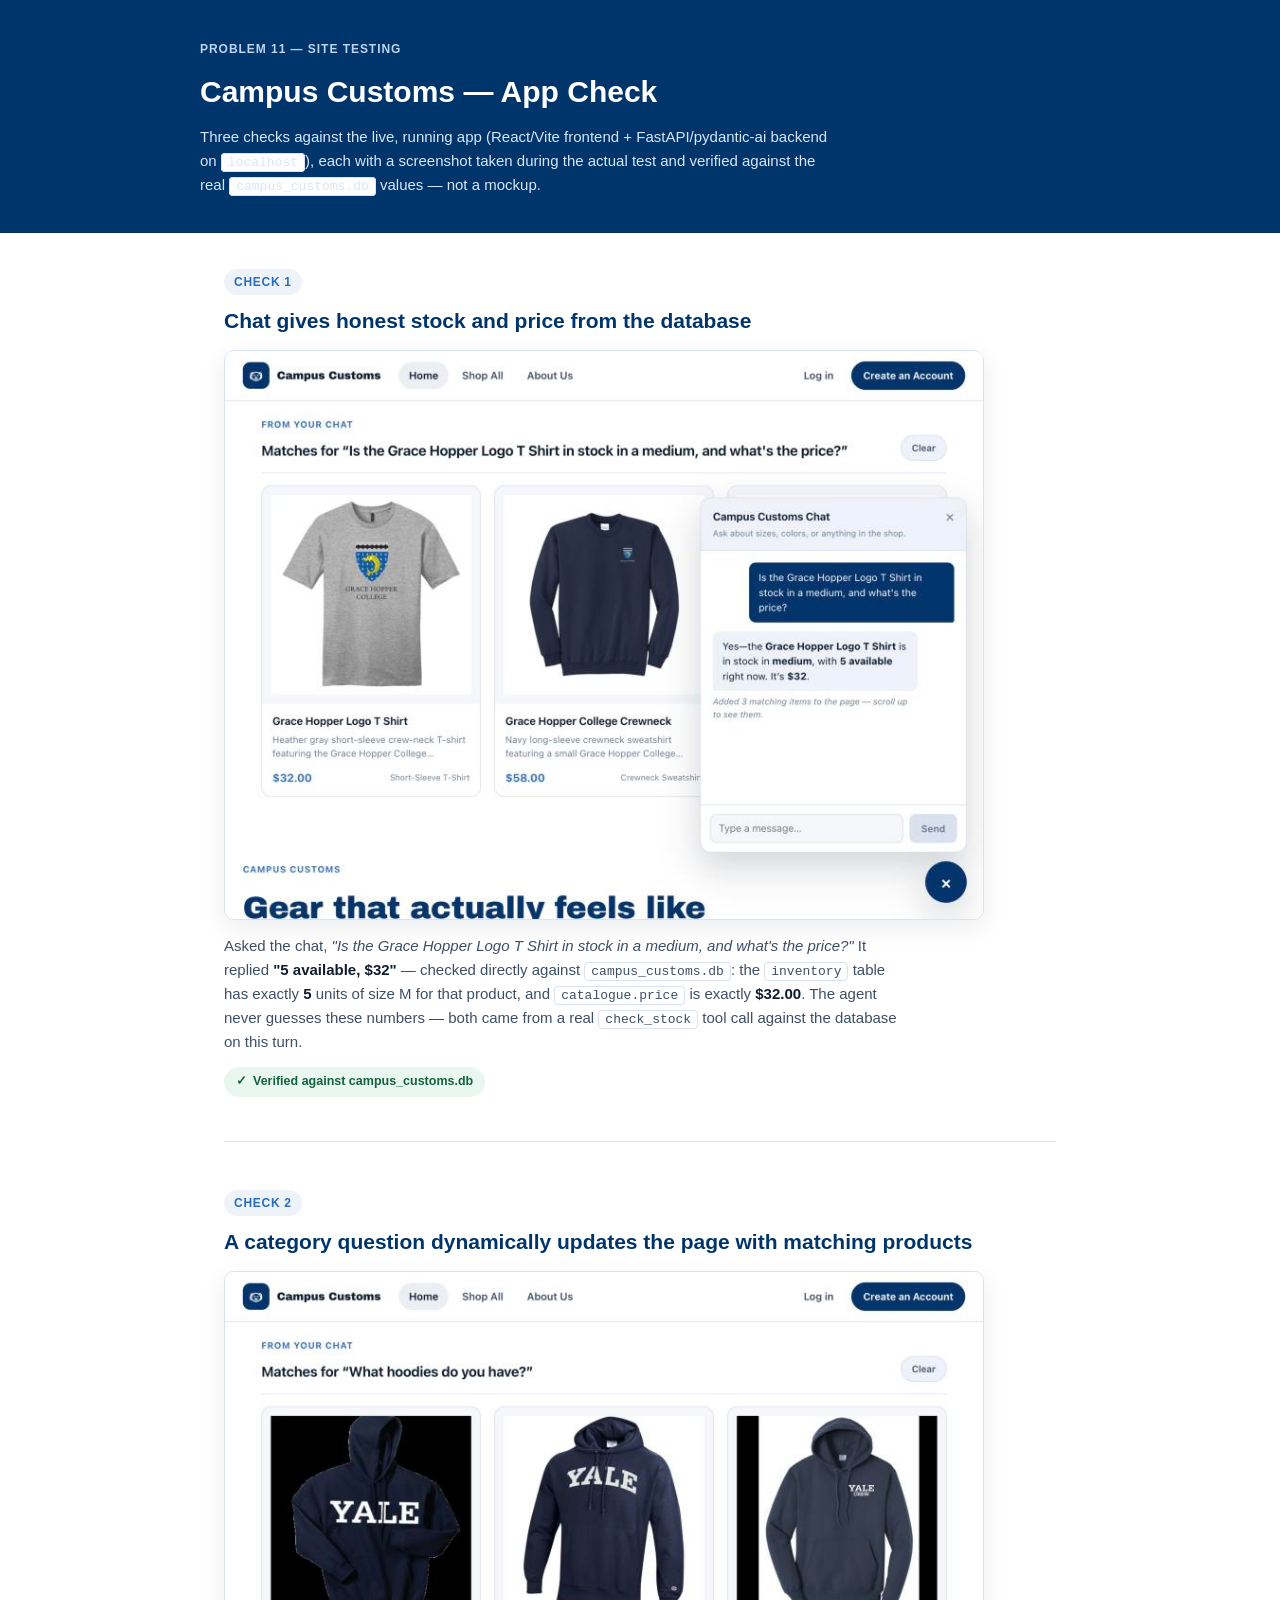
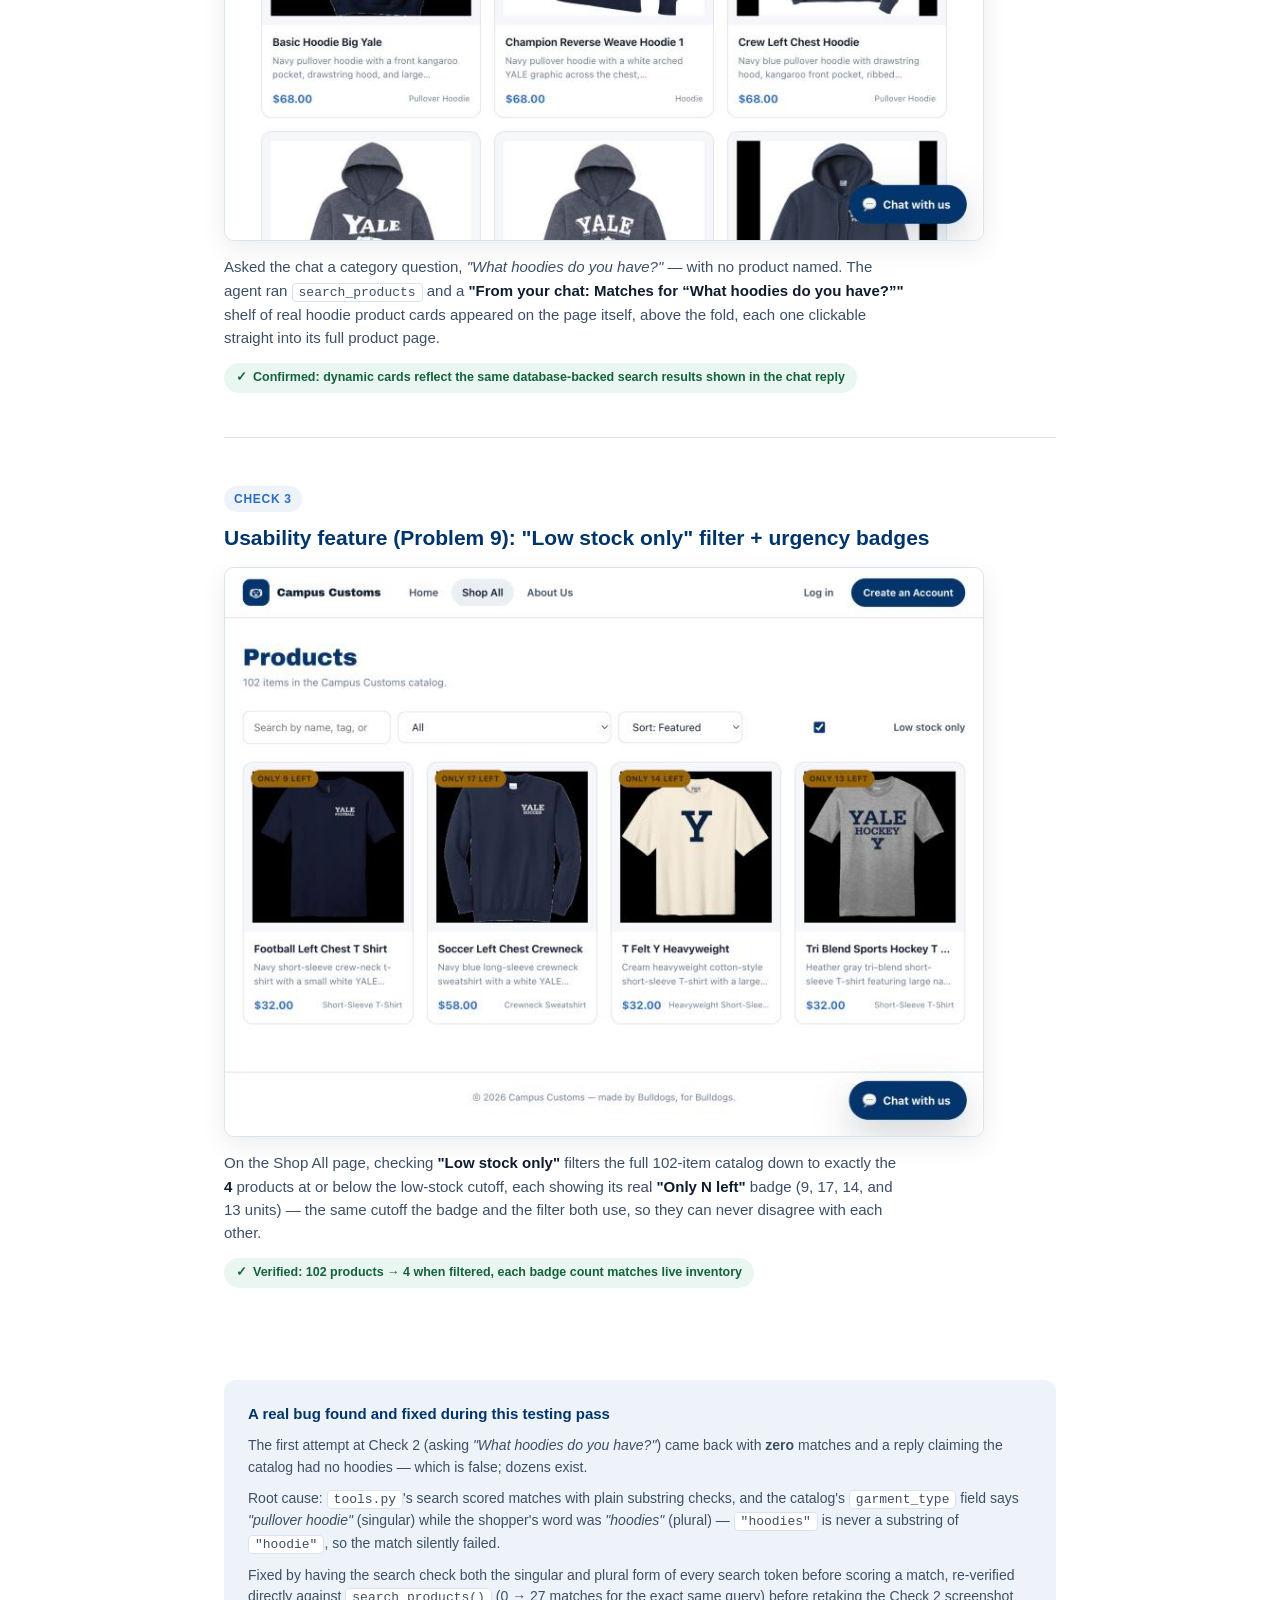
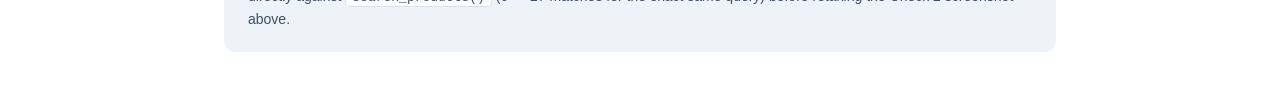
<file: output/app_check.html>
<!doctype html>
<html lang="en">
<head>
<meta charset="UTF-8" />
<meta name="viewport" content="width=device-width, initial-scale=1.0" />
<title>Campus Customs — App Check (Problem 11)</title>
<style>
  :root {
    --yale-blue: #00356b;
    --yale-blue-light: #286dc0;
    --ink: #0f1c2e;
    --ink-soft: #3d4f66;
    --ink-faint: #6b7d94;
    --line: #d9e2ee;
    --surface-raised: #eef3f9;
    --ok-bg: #eaf6f0;
    --ok-text: #14633f;
  }
  * { box-sizing: border-box; }
  body {
    margin: 0;
    font-family: -apple-system, "Segoe UI", Inter, Roboto, sans-serif;
    color: var(--ink);
    background: #ffffff;
    line-height: 1.55;
  }
  header.page-head {
    background: var(--yale-blue);
    color: #fff;
    padding: 36px 24px;
  }
  header.page-head .inner {
    max-width: 880px;
    margin: 0 auto;
  }
  header.page-head .eyebrow {
    font-size: 12px;
    font-weight: 700;
    letter-spacing: 0.08em;
    text-transform: uppercase;
    color: #bcd4ef;
  }
  header.page-head h1 {
    margin: 8px 0 10px;
    font-size: 30px;
  }
  header.page-head p {
    margin: 0;
    color: #d7e6f7;
    font-size: 15px;
    max-width: 640px;
  }
  main {
    max-width: 880px;
    margin: 0 auto;
    padding: 36px 24px 60px;
  }
  .check {
    margin-bottom: 48px;
    padding-bottom: 44px;
    border-bottom: 1px solid var(--line);
  }
  .check:last-of-type {
    border-bottom: none;
  }
  .check__label {
    display: inline-block;
    font-size: 12px;
    font-weight: 700;
    letter-spacing: 0.06em;
    text-transform: uppercase;
    color: var(--yale-blue-light);
    background: var(--surface-raised);
    padding: 4px 10px;
    border-radius: 999px;
    margin-bottom: 10px;
  }
  .check h2 {
    margin: 0 0 12px;
    font-size: 21px;
    color: var(--yale-blue);
  }
  .check p.caption {
    margin: 14px 0 0;
    font-size: 15px;
    color: var(--ink-soft);
    max-width: 680px;
  }
  .check p.caption strong {
    color: var(--ink);
  }
  .screenshot {
    display: block;
    width: 100%;
    max-width: 760px;
    border: 1px solid var(--line);
    border-radius: 10px;
    box-shadow: 0 8px 24px rgba(15, 28, 46, 0.08);
  }
  .verified {
    display: inline-flex;
    align-items: center;
    gap: 6px;
    margin-top: 14px;
    padding: 5px 12px;
    font-size: 12.5px;
    font-weight: 650;
    color: var(--ok-text);
    background: var(--ok-bg);
    border-radius: 999px;
  }
  .verified::before {
    content: "✓";
    font-weight: 800;
  }
  .notes {
    margin-top: 48px;
    padding: 22px 24px;
    background: var(--surface-raised);
    border-radius: 12px;
  }
  .notes h3 {
    margin: 0 0 10px;
    font-size: 15px;
    color: var(--yale-blue);
  }
  .notes p {
    margin: 0 0 10px;
    font-size: 14px;
    color: var(--ink-soft);
  }
  .notes p:last-child {
    margin-bottom: 0;
  }
  code {
    background: #fff;
    border: 1px solid var(--line);
    border-radius: 4px;
    padding: 1px 6px;
    font-size: 13px;
  }
</style>
</head>
<body>

<header class="page-head">
  <div class="inner">
    <span class="eyebrow">Problem 11 — Site Testing</span>
    <h1>Campus Customs — App Check</h1>
    <p>
      Three checks against the live, running app (React/Vite frontend +
      FastAPI/pydantic-ai backend on <code>localhost</code>), each with a
      screenshot taken during the actual test and verified against the real
      <code>campus_customs.db</code> values — not a mockup.
    </p>
  </div>
</header>

<main>

  <section class="check">
    <span class="check__label">Check 1</span>
    <h2>Chat gives honest stock and price from the database</h2>
    <img
      class="screenshot"
      src="app_check_images/inventory.jpg"
      alt="Chat panel showing an honest stock and price answer for the Grace Hopper Logo T Shirt"
    />
    <p class="caption">
      Asked the chat, <em>"Is the Grace Hopper Logo T Shirt in stock in a
      medium, and what's the price?"</em> It replied <strong>"5 available,
      $32"</strong> — checked directly against <code>campus_customs.db</code>:
      the <code>inventory</code> table has exactly <strong>5</strong> units of
      size M for that product, and <code>catalogue.price</code> is exactly
      <strong>$32.00</strong>. The agent never guesses these numbers — both
      came from a real <code>check_stock</code> tool call against the
      database on this turn.
    </p>
    <span class="verified">Verified against campus_customs.db</span>
  </section>

  <section class="check">
    <span class="check__label">Check 2</span>
    <h2>A category question dynamically updates the page with matching products</h2>
    <img
      class="screenshot"
      src="app_check_images/dynamic-search.jpg"
      alt="Product cards for Yale hoodies appearing on the page after asking the chat a category question"
    />
    <p class="caption">
      Asked the chat a category question, <em>"What hoodies do you have?"</em>
      — with no product named. The agent ran <code>search_products</code> and
      a <strong>"From your chat: Matches for &ldquo;What hoodies do you
      have?&rdquo;"</strong> shelf of real hoodie product cards appeared on
      the page itself, above the fold, each one clickable straight into its
      full product page.
    </p>
    <span class="verified">Confirmed: dynamic cards reflect the same database-backed search results shown in the chat reply</span>
  </section>

  <section class="check">
    <span class="check__label">Check 3</span>
    <h2>Usability feature (Problem 9): "Low stock only" filter + urgency badges</h2>
    <img
      class="screenshot"
      src="app_check_images/usability-low-stock-filter.jpg"
      alt="Products page filtered to Low stock only, showing four products each with an Only N left badge"
    />
    <p class="caption">
      On the Shop All page, checking <strong>"Low stock only"</strong> filters
      the full 102-item catalog down to exactly the <strong>4</strong>
      products at or below the low-stock cutoff, each showing its real
      <strong>"Only N left"</strong> badge (9, 17, 14, and 13 units) — the
      same cutoff the badge and the filter both use, so they can never
      disagree with each other.
    </p>
    <span class="verified">Verified: 102 products → 4 when filtered, each badge count matches live inventory</span>
  </section>

  <div class="notes">
    <h3>A real bug found and fixed during this testing pass</h3>
    <p>
      The first attempt at Check 2 (asking <em>"What hoodies do you
      have?"</em>) came back with <strong>zero</strong> matches and a reply
      claiming the catalog had no hoodies — which is false; dozens exist.
    </p>
    <p>
      Root cause: <code>tools.py</code>'s search scored matches with plain
      substring checks, and the catalog's <code>garment_type</code> field
      says <em>"pullover hoodie"</em> (singular) while the shopper's word was
      <em>"hoodies"</em> (plural) — <code>"hoodies"</code> is never a
      substring of <code>"hoodie"</code>, so the match silently failed.
    </p>
    <p>
      Fixed by having the search check both the singular and plural form of
      every search token before scoring a match, re-verified directly
      against <code>search_products()</code> (0 → 27 matches for the exact
      same query) before retaking the Check 2 screenshot above.
    </p>
  </div>

</main>
</body>
</html>
</file>
